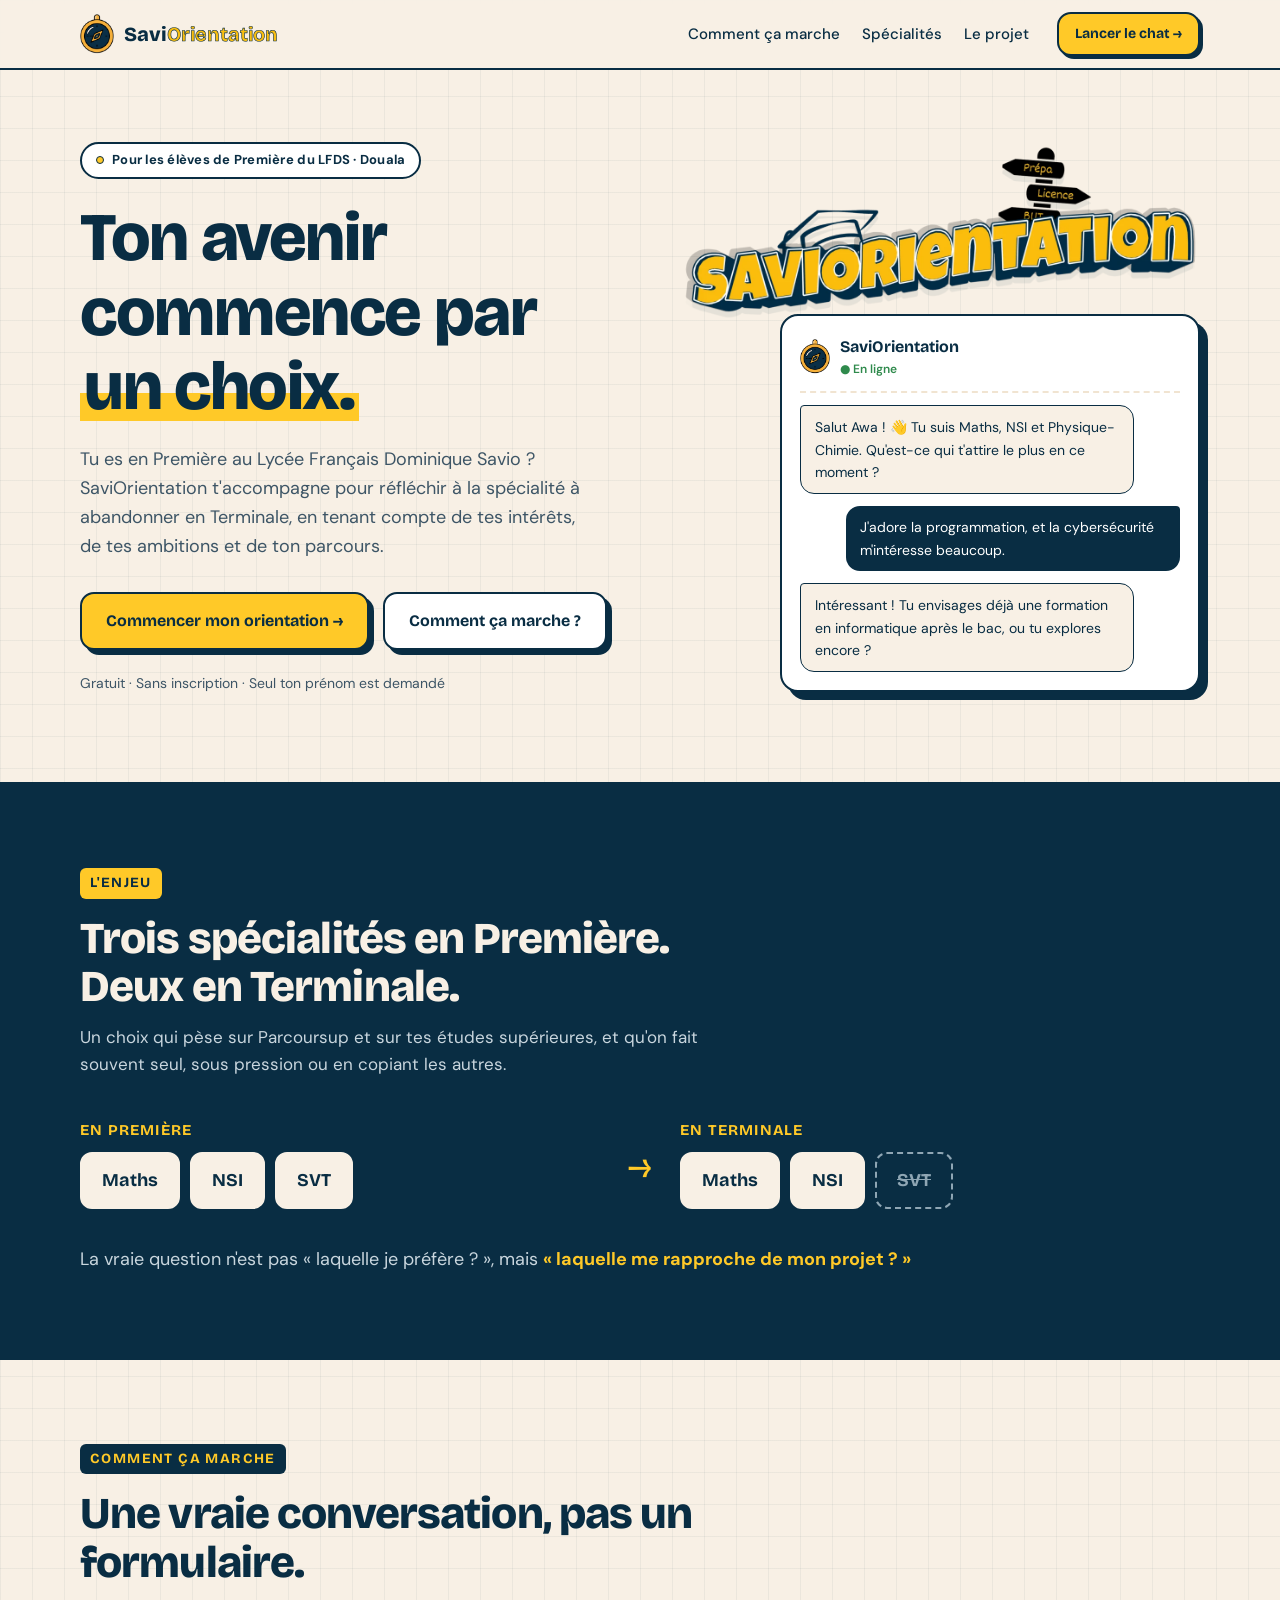
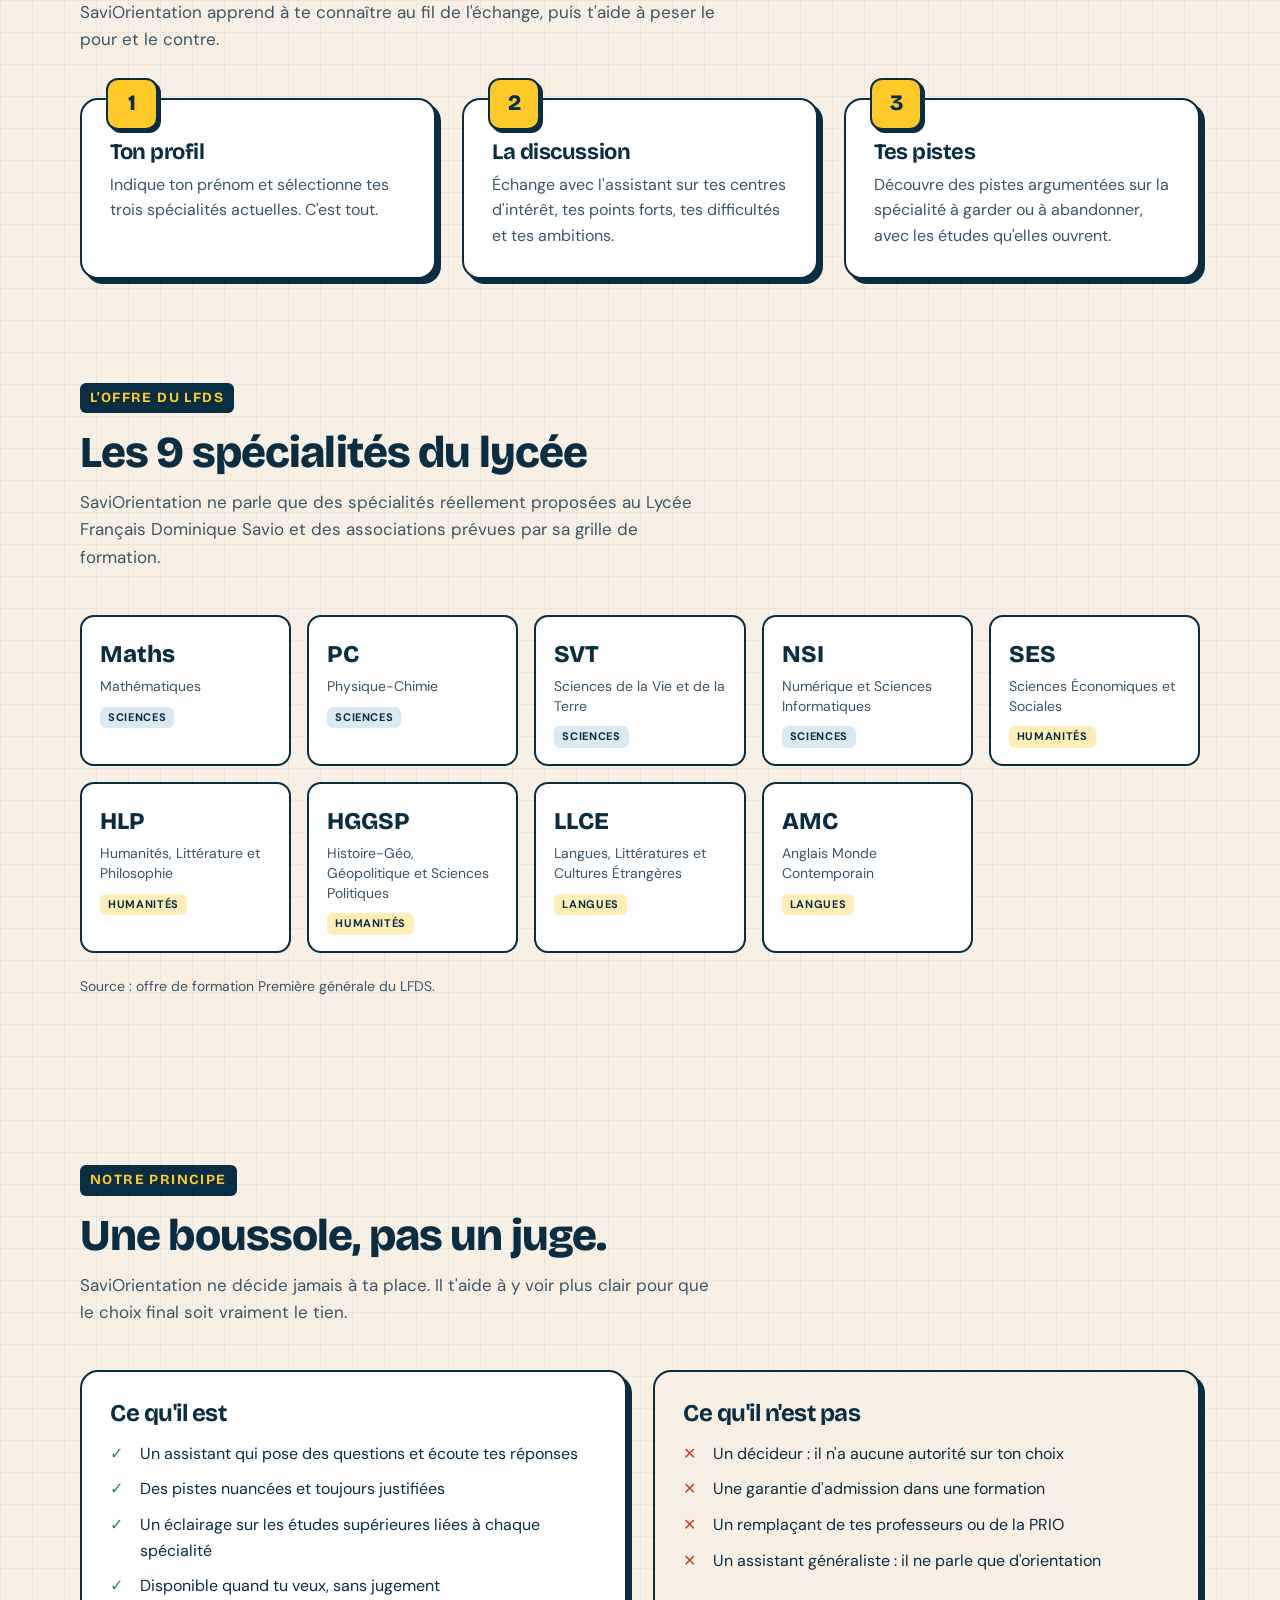
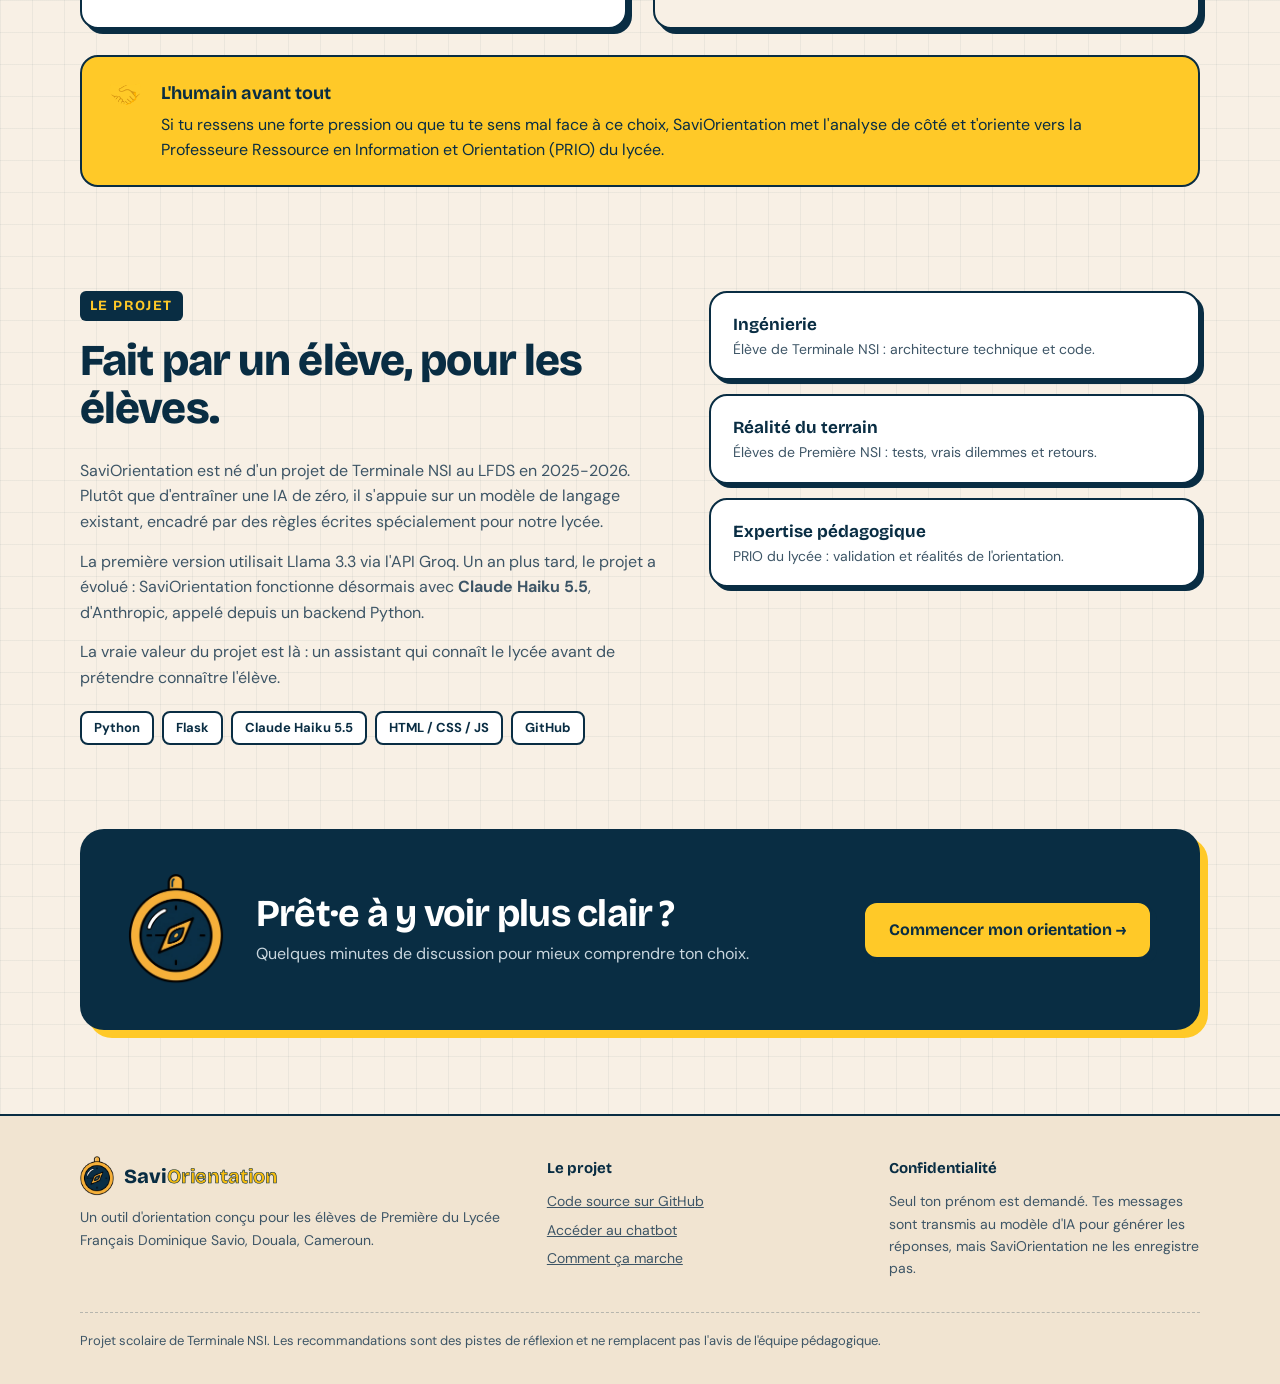
<file: index.html>
<!DOCTYPE html>
<html lang="fr">
<head>
<meta charset="UTF-8">
<meta name="viewport" content="width=device-width, initial-scale=1.0">
<title>SaviOrientation · Choisis ta spécialité à abandonner en Terminale</title>
<meta name="description" content="SaviOrientation aide les élèves de Première du Lycée Français Dominique Savio (Douala) à réfléchir à la spécialité à abandonner en Terminale.">
<meta name="theme-color" content="#092D43">
<meta property="og:title" content="SaviOrientation">
<meta property="og:description" content="Ton avenir commence par un choix. L'assistant d'orientation des élèves de Première du LFDS.">
<meta property="og:image" content="assets/plaquette.webp">
<link rel="icon" type="image/svg+xml" href="assets/favicon.svg">
<link rel="preconnect" href="https://fonts.googleapis.com">
<link rel="preconnect" href="https://fonts.gstatic.com" crossorigin>
<link href="https://fonts.googleapis.com/css2?family=Bricolage+Grotesque:opsz,wght@12..96,600;12..96,700;12..96,800&family=DM+Sans:wght@400;500;700&display=swap" rel="stylesheet">
<link rel="stylesheet" href="assets/style.css">
</head>
<body>

<!-- NAVIGATION -->
<nav class="nav">
  <div class="container nav-inner">
    <a href="#" class="brand" aria-label="SaviOrientation, accueil">
      <img src="assets/boussole.webp" alt="" width="34" height="40">
      <span>Savi<b>Orientation</b></span>
    </a>
    <ul class="nav-links">
      <li><a href="#comment">Comment ça marche</a></li>
      <li><a href="#specialites">Spécialités</a></li>
      <li><a href="#projet">Le projet</a></li>
    </ul>
    <a href="chat.html" class="btn btn-sm">Lancer le chat →</a>
  </div>
</nav>

<!-- HERO -->
<header class="hero">
  <div class="container hero-grid">
    <div>
      <span class="badge"><span class="dot"></span>Pour les élèves de Première du LFDS · Douala</span>
      <h1>Ton avenir commence par <span class="hl">un choix.</span></h1>
      <p class="lead">
        Tu es en Première au Lycée Français Dominique Savio ? SaviOrientation t'accompagne pour réfléchir
        à la spécialité à abandonner en Terminale, en tenant compte de tes intérêts, de tes ambitions et de ton parcours.
      </p>
      <div class="hero-cta">
        <a href="chat.html" class="btn">Commencer mon orientation →</a>
        <a href="#comment" class="btn btn-ghost">Comment ça marche ?</a>
      </div>
      <p class="hero-note">Gratuit · Sans inscription · Seul ton prénom est demandé</p>
    </div>

    <div class="hero-visual">
      <img class="hero-logo" src="assets/logo.webp" alt="Logo SaviOrientation : le nom en lettres jaunes, une toque et des panneaux Prépa, Licence, BUT">
      <div class="chat-preview" aria-hidden="true">
        <div class="cp-head">
          <img src="assets/boussole.webp" alt="">
          <div><strong>SaviOrientation</strong><small>● En ligne</small></div>
        </div>
        <div class="cp-msg bot">Salut Awa ! 👋 Tu suis Maths, NSI et Physique-Chimie. Qu'est-ce qui t'attire le plus en ce moment ?</div>
        <div class="cp-msg user">J'adore la programmation, et la cybersécurité m'intéresse beaucoup.</div>
        <div class="cp-msg bot">Intéressant ! Tu envisages déjà une formation en informatique après le bac, ou tu explores encore ?</div>
      </div>
    </div>
  </div>
</header>

<!-- LE CHOIX -->
<section class="choice">
  <div class="container">
    <div class="section-head reveal">
      <span class="kicker">L'enjeu</span>
      <h2>Trois spécialités en Première. Deux en Terminale.</h2>
      <p>Un choix qui pèse sur Parcoursup et sur tes études supérieures, et qu'on fait souvent seul, sous pression ou en copiant les autres.</p>
    </div>
    <div class="funnel reveal">
      <div class="funnel-col">
        <h3>En Première</h3>
        <div class="chips"><span class="chip-lg">Maths</span><span class="chip-lg">NSI</span><span class="chip-lg">SVT</span></div>
      </div>
      <div class="funnel-arrow">→</div>
      <div class="funnel-col">
        <h3>En Terminale</h3>
        <div class="chips"><span class="chip-lg">Maths</span><span class="chip-lg">NSI</span><span class="chip-lg drop">SVT</span></div>
      </div>
    </div>
    <p class="funnel-q reveal">La vraie question n'est pas « laquelle je préfère ? », mais <strong>« laquelle me rapproche de mon projet ? »</strong></p>
  </div>
</section>

<!-- COMMENT ÇA MARCHE -->
<section id="comment">
  <div class="container">
    <div class="section-head reveal">
      <span class="kicker">Comment ça marche</span>
      <h2>Une vraie conversation, pas un formulaire.</h2>
      <p>SaviOrientation apprend à te connaître au fil de l'échange, puis t'aide à peser le pour et le contre.</p>
    </div>
    <div class="steps">
      <div class="card step reveal">
        <h3>Ton profil</h3>
        <p>Indique ton prénom et sélectionne tes trois spécialités actuelles. C'est tout.</p>
      </div>
      <div class="card step reveal">
        <h3>La discussion</h3>
        <p>Échange avec l'assistant sur tes centres d'intérêt, tes points forts, tes difficultés et tes ambitions.</p>
      </div>
      <div class="card step reveal">
        <h3>Tes pistes</h3>
        <p>Découvre des pistes argumentées sur la spécialité à garder ou à abandonner, avec les études qu'elles ouvrent.</p>
      </div>
    </div>
  </div>
</section>

<!-- SPÉCIALITÉS -->
<section id="specialites" style="padding-top:20px">
  <div class="container">
    <div class="section-head reveal">
      <span class="kicker">L'offre du LFDS</span>
      <h2>Les 9 spécialités du lycée</h2>
      <p>SaviOrientation ne parle que des spécialités réellement proposées au Lycée Français Dominique Savio et des associations prévues par sa grille de formation.</p>
    </div>
    <div class="specs">
      <div class="spec reveal"><div class="abbr">Maths</div><div class="full">Mathématiques</div><span class="tag sci">Sciences</span></div>
      <div class="spec reveal"><div class="abbr">PC</div><div class="full">Physique-Chimie</div><span class="tag sci">Sciences</span></div>
      <div class="spec reveal"><div class="abbr">SVT</div><div class="full">Sciences de la Vie et de la Terre</div><span class="tag sci">Sciences</span></div>
      <div class="spec reveal"><div class="abbr">NSI</div><div class="full">Numérique et Sciences Informatiques</div><span class="tag sci">Sciences</span></div>
      <div class="spec reveal"><div class="abbr">SES</div><div class="full">Sciences Économiques et Sociales</div><span class="tag hum">Humanités</span></div>
      <div class="spec reveal"><div class="abbr">HLP</div><div class="full">Humanités, Littérature et Philosophie</div><span class="tag hum">Humanités</span></div>
      <div class="spec reveal"><div class="abbr">HGGSP</div><div class="full">Histoire-Géo, Géopolitique et Sciences Politiques</div><span class="tag hum">Humanités</span></div>
      <div class="spec reveal"><div class="abbr">LLCE</div><div class="full">Langues, Littératures et Cultures Étrangères</div><span class="tag hum">Langues</span></div>
      <div class="spec reveal"><div class="abbr">AMC</div><div class="full">Anglais Monde Contemporain</div><span class="tag hum">Langues</span></div>
    </div>
    <p class="specs-note">Source : offre de formation Première générale du LFDS.</p>
  </div>
</section>

<!-- BOUSSOLE, PAS JUGE -->
<section>
  <div class="container">
    <div class="section-head reveal">
      <span class="kicker">Notre principe</span>
      <h2>Une boussole, pas un juge.</h2>
      <p>SaviOrientation ne décide jamais à ta place. Il t'aide à y voir plus clair pour que le choix final soit vraiment le tien.</p>
    </div>
    <div class="compare">
      <div class="card yes reveal">
        <h3>Ce qu'il est</h3>
        <ul>
          <li>Un assistant qui pose des questions et écoute tes réponses</li>
          <li>Des pistes nuancées et toujours justifiées</li>
          <li>Un éclairage sur les études supérieures liées à chaque spécialité</li>
          <li>Disponible quand tu veux, sans jugement</li>
        </ul>
      </div>
      <div class="card no reveal">
        <h3>Ce qu'il n'est pas</h3>
        <ul>
          <li>Un décideur : il n'a aucune autorité sur ton choix</li>
          <li>Une garantie d'admission dans une formation</li>
          <li>Un remplaçant de tes professeurs ou de la PRIO</li>
          <li>Un assistant généraliste : il ne parle que d'orientation</li>
        </ul>
      </div>
    </div>
    <div class="safety reveal">
      <div class="ico">🤝</div>
      <div>
        <strong>L'humain avant tout</strong>
        Si tu ressens une forte pression ou que tu te sens mal face à ce choix, SaviOrientation met l'analyse de côté
        et t'oriente vers la Professeure Ressource en Information et Orientation (PRIO) du lycée.
      </div>
    </div>
  </div>
</section>

<!-- LE PROJET -->
<section id="projet" style="padding-top:20px">
  <div class="container project-grid">
    <div class="reveal">
      <div class="section-head" style="margin-bottom:24px">
        <span class="kicker">Le projet</span>
        <h2>Fait par un élève, pour les élèves.</h2>
      </div>
      <p>
        SaviOrientation est né d'un projet de Terminale NSI au LFDS en 2025-2026. Plutôt que d'entraîner une IA de zéro,
        il s'appuie sur un modèle de langage existant, encadré par des règles écrites spécialement pour notre lycée.
      </p>
      <p>
        La première version utilisait Llama 3.3 via l'API Groq. Un an plus tard, le projet a évolué :
        SaviOrientation fonctionne désormais avec <strong>Claude Haiku 5.5</strong>, d'Anthropic, appelé depuis un backend Python.
      </p>
      <p>
        La vraie valeur du projet est là : un assistant qui connaît le lycée avant de prétendre connaître l'élève.
      </p>
      <div class="stack">
        <span>Python</span><span>Flask</span><span>Claude Haiku 5.5</span><span>HTML / CSS / JS</span><span>GitHub</span>
      </div>
    </div>
    <div class="team">
      <div class="card reveal"><strong>Ingénierie</strong><span>Élève de Terminale NSI : architecture technique et code.</span></div>
      <div class="card reveal"><strong>Réalité du terrain</strong><span>Élèves de Première NSI : tests, vrais dilemmes et retours.</span></div>
      <div class="card reveal"><strong>Expertise pédagogique</strong><span>PRIO du lycée : validation et réalités de l'orientation.</span></div>
    </div>
  </div>
</section>

<!-- CTA -->
<div class="cta-band">
  <div class="container">
    <div class="cta-box reveal">
      <img src="assets/boussole.webp" alt="">
      <div>
        <h2>Prêt·e à y voir plus clair ?</h2>
        <p>Quelques minutes de discussion pour mieux comprendre ton choix.</p>
      </div>
      <a href="chat.html" class="btn">Commencer mon orientation →</a>
    </div>
  </div>
</div>

<!-- FOOTER -->
<footer>
  <div class="container">
    <div class="footer-grid">
      <div>
        <a href="#" class="brand" style="margin-bottom:10px">
          <img src="assets/boussole.webp" alt="" width="28">
          <span>Savi<b>Orientation</b></span>
        </a>
        <p>Un outil d'orientation conçu pour les élèves de Première du Lycée Français Dominique Savio, Douala, Cameroun.</p>
      </div>
      <div>
        <h4>Le projet</h4>
        <ul>
          <li><a href="https://github.com/yohann-evans/SaviOrientation" target="_blank" rel="noopener">Code source sur GitHub</a></li>
          <li><a href="chat.html">Accéder au chatbot</a></li>
          <li><a href="#comment">Comment ça marche</a></li>
        </ul>
      </div>
      <div>
        <h4>Confidentialité</h4>
        <p>Seul ton prénom est demandé. Tes messages sont transmis au modèle d'IA pour générer les réponses, mais SaviOrientation ne les enregistre pas.</p>
      </div>
    </div>
    <div class="footer-bottom">
      Projet scolaire de Terminale NSI. Les recommandations sont des pistes de réflexion et ne remplacent pas l'avis de l'équipe pédagogique.
    </div>
  </div>
</footer>

<script>
  // Apparition douce des blocs au défilement
  const io = new IntersectionObserver(entries => {
    entries.forEach(e => { if (e.isIntersecting) { e.target.classList.add("in"); io.unobserve(e.target); } });
  }, { threshold: 0.12 });
  document.querySelectorAll(".reveal").forEach(el => io.observe(el));
</script>
</body>
</html>
</file>
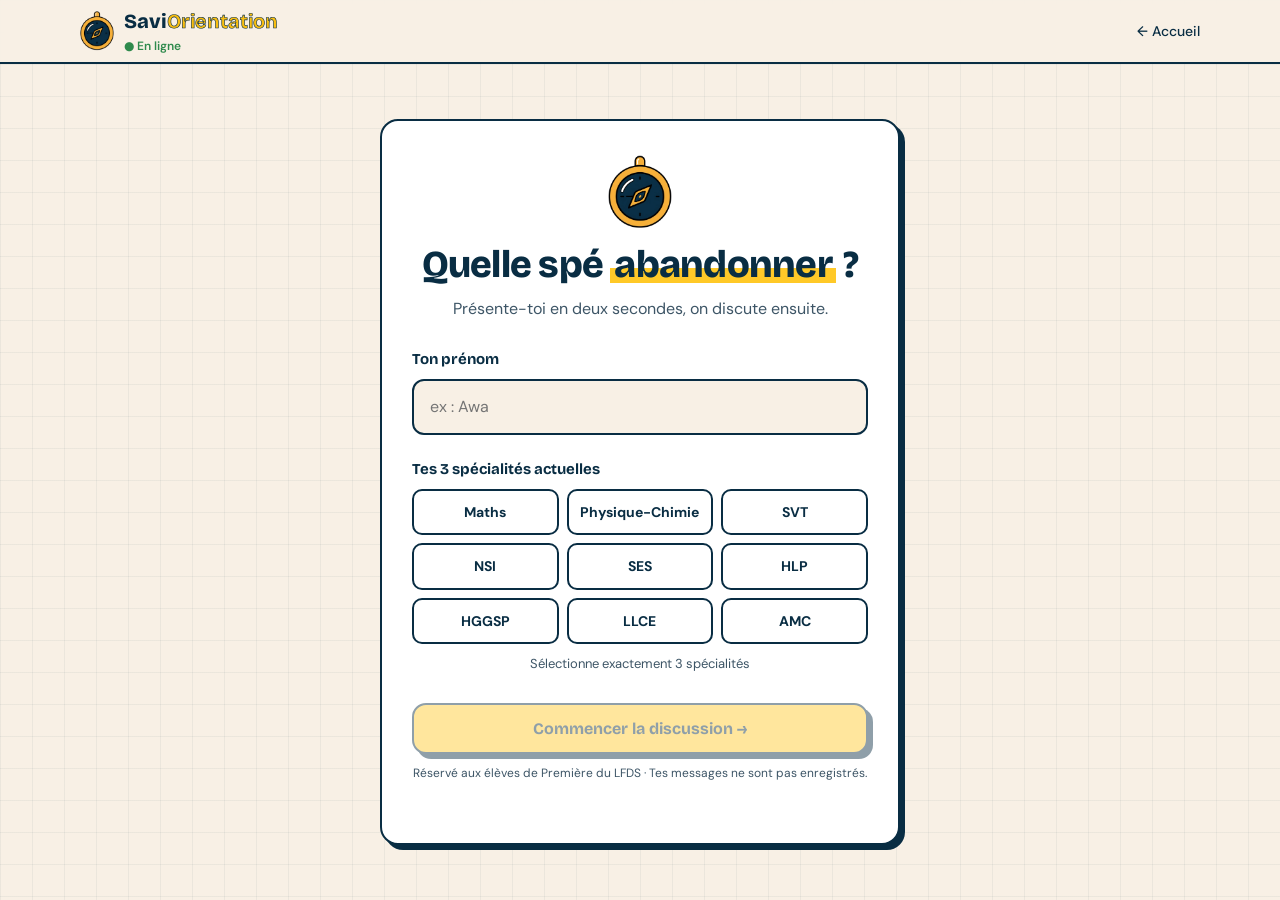
<file: chat.html>
<!DOCTYPE html>
<html lang="fr">
<head>
<meta charset="UTF-8">
<meta name="viewport" content="width=device-width, initial-scale=1.0, viewport-fit=cover">
<title>SaviOrientation · Assistant d'orientation</title>
<meta name="theme-color" content="#092D43">
<link rel="icon" type="image/svg+xml" href="assets/favicon.svg">
<link rel="preconnect" href="https://fonts.googleapis.com">
<link rel="preconnect" href="https://fonts.gstatic.com" crossorigin>
<link href="https://fonts.googleapis.com/css2?family=Bricolage+Grotesque:opsz,wght@12..96,600;12..96,700;12..96,800&family=DM+Sans:wght@400;500;700&display=swap" rel="stylesheet">
<link rel="stylesheet" href="assets/style.css">
<style>
  body { height: 100dvh; display: flex; flex-direction: column; overflow: hidden; }
  .nav { position: static; flex-shrink: 0; }
  .nav-inner { height: 62px; gap: 14px; }
  .status { font-size: 12px; font-weight: 600; color: #2f8a4c; }
  .profile { display: none; gap: 6px; flex-wrap: wrap; justify-content: flex-end; }
  .profile span { font-size: 12px; font-weight: 700; padding: 3px 10px; border: 2px solid var(--navy); border-radius: 999px; background: var(--white); }
  .nav .back { font-size: 14px; font-weight: 500; text-decoration: none; white-space: nowrap; }
  .nav .back:hover { text-decoration: underline; }
  button.back { background: none; border: none; font: inherit; font-size: 14px; font-weight: 500; color: inherit; cursor: pointer; }
  @media (max-width: 600px) { .profile, .hide-sm { display: none !important; } button.back { font-size: 20px; } .brand span { font-size: 17px; } }

  /* Onboarding */
  #onboarding { flex: 1; overflow-y: auto; display: grid; place-items: center; padding: 32px 18px; }
  .ob-card { width: min(520px, 100%); padding: 34px 30px; }
  .ob-card .compass { width: 64px; margin: 0 auto 14px; }
  .ob-card h1 { font-size: clamp(28px, 6vw, 38px); text-align: center; font-weight: 800; }
  .ob-card h1 .hl { background: linear-gradient(transparent 58%, var(--yellow) 58% 92%, transparent 92%); padding: 0 4px; }
  .ob-card > p { text-align: center; color: var(--ink-soft); margin: 10px 0 26px; }
  .field { margin-bottom: 22px; }
  .field label { display: block; font-family: var(--font-title); font-weight: 700; font-size: 15px; margin-bottom: 8px; }
  .field input {
    width: 100%; padding: 13px 16px; font: inherit; font-size: 16px; color: var(--navy);
    background: var(--cream); border: 2px solid var(--navy); border-radius: 12px; outline: none;
  }
  .field input:focus { background: var(--white); box-shadow: 3px 3px 0 var(--yellow); }
  .spec-grid { display: grid; grid-template-columns: repeat(3, 1fr); gap: 8px; }
  .spec-chip {
    padding: 10px 6px; font: inherit; font-size: 14px; font-weight: 700; color: var(--navy);
    background: var(--white); border: 2px solid var(--navy); border-radius: 10px; cursor: pointer;
    transition: transform .1s, background .15s, box-shadow .1s;
  }
  .spec-chip:hover { background: #fffaf0; }
  .spec-chip[aria-pressed="true"] { background: var(--yellow); box-shadow: 3px 3px 0 var(--navy); transform: translate(-1px,-1px); }
  .spec-chip:disabled { opacity: .4; cursor: not-allowed; }
  .spec-hint { font-size: 13px; color: var(--ink-soft); margin-top: 10px; text-align: center; }
  #btn-start { width: 100%; justify-content: center; margin-top: 6px; }
  .ob-foot { font-size: 12px; color: var(--ink-soft); text-align: center; margin-top: 18px; }

  /* Chat */
  #chat-screen { flex: 1; display: none; flex-direction: column; min-height: 0; }
  #messages { flex: 1; overflow-y: auto; padding: 26px 16px; display: flex; flex-direction: column; gap: 14px; }
  .row { display: flex; gap: 10px; width: 100%; max-width: 760px; margin: 0 auto; animation: pop .25s ease; }
  .row.user { flex-direction: row-reverse; }
  @keyframes pop { from { opacity: 0; transform: translateY(6px); } to { opacity: 1; transform: none; } }
  .avatar { width: 36px; height: 36px; flex-shrink: 0; display: grid; place-items: center; }
  .avatar img { width: 32px; }
  .avatar.user {
    border-radius: 50%; background: var(--yellow); border: 2px solid var(--navy);
    font-family: var(--font-title); font-weight: 800;
  }
  .bubble { padding: 12px 16px; border-radius: 16px; font-size: 15px; line-height: 1.6; max-width: min(560px, 82%); border: 2px solid var(--navy); overflow-wrap: anywhere; }
  .bubble.bot { background: var(--white); border-top-left-radius: 4px; box-shadow: 3px 3px 0 var(--navy); }
  .bubble.user { background: var(--navy); color: var(--white); border-top-right-radius: 4px; }
  .bubble.error { background: #fde8e4; }
  .bubble p + p { margin-top: 8px; }
  .dots { display: flex; gap: 5px; padding: 6px 2px; }
  .dots span { width: 7px; height: 7px; border-radius: 50%; background: var(--navy); animation: dot 1.2s infinite ease-in-out; }
  .dots span:nth-child(2) { animation-delay: .2s; } .dots span:nth-child(3) { animation-delay: .4s; }
  @keyframes dot { 0%,80%,100% { opacity: .25; transform: scale(.8); } 40% { opacity: 1; transform: scale(1); } }

  .input-bar { flex-shrink: 0; padding: 12px 16px calc(14px + env(safe-area-inset-bottom)); border-top: 2px solid var(--navy); background: var(--cream-2); }
  .input-wrap {
    max-width: 760px; margin: 0 auto; display: flex; gap: 10px; align-items: flex-end;
    background: var(--white); border: 2px solid var(--navy); border-radius: 16px; padding: 8px 8px 8px 16px;
    box-shadow: 3px 3px 0 var(--navy);
  }
  #user-input { flex: 1; border: none; outline: none; resize: none; font: inherit; font-size: 15px; color: var(--navy); background: transparent; max-height: 140px; padding: 7px 0; line-height: 1.5; }
  #send-btn {
    width: 42px; height: 42px; flex-shrink: 0; display: grid; place-items: center; cursor: pointer;
    background: var(--yellow); border: 2px solid var(--navy); border-radius: 12px;
  }
  #send-btn:disabled { opacity: .4; cursor: not-allowed; }
  #send-btn svg { width: 18px; fill: var(--navy); }
  .input-hint { max-width: 760px; margin: 8px auto 0; text-align: center; font-size: 11.5px; color: var(--ink-soft); }
</style>
</head>
<body>

<nav class="nav">
  <div class="container nav-inner">
    <a href="index.html" class="brand" aria-label="Retour à l'accueil">
      <img src="assets/boussole.webp" alt="" width="30">
      <div>
        <span>Savi<b>Orientation</b></span>
        <div class="status">● En ligne</div>
      </div>
    </a>
    <div style="flex:1"></div>
    <div class="profile" id="profile"></div>
    <button type="button" class="back" id="new-chat" style="display:none">↺<span class="hide-sm"> Nouvelle conversation</span></button>
    <a href="index.html" class="back">← Accueil</a>
  </div>
</nav>

<!-- ONBOARDING -->
<main id="onboarding">
  <div class="card ob-card">
    <img class="compass" src="assets/boussole.webp" alt="">
    <h1>Quelle spé <span class="hl">abandonner</span> ?</h1>
    <p>Présente-toi en deux secondes, on discute ensuite.</p>

    <form id="ob-form" autocomplete="off">
      <div class="field">
        <label for="prenom-input">Ton prénom</label>
        <input type="text" id="prenom-input" placeholder="ex : Awa" maxlength="30" required>
      </div>
      <div class="field">
        <label id="spec-label">Tes 3 spécialités actuelles</label>
        <div class="spec-grid" id="spec-grid" role="group" aria-labelledby="spec-label"></div>
        <p class="spec-hint" id="spec-hint" aria-live="polite">Sélectionne exactement 3 spécialités</p>
      </div>
      <button type="submit" class="btn" id="btn-start" disabled>Commencer la discussion →</button>
    </form>
    <p class="ob-foot">Réservé aux élèves de Première du LFDS · Tes messages ne sont pas enregistrés.</p>
  </div>
</main>

<!-- CHAT -->
<div id="chat-screen">
  <div id="messages" aria-live="polite"></div>
  <div class="input-bar">
    <form class="input-wrap" id="chat-form">
      <textarea id="user-input" rows="1" placeholder="Réponds à SaviOrientation…" aria-label="Ton message" maxlength="1500"></textarea>
      <button type="submit" id="send-btn" title="Envoyer" aria-label="Envoyer">
        <svg viewBox="0 0 24 24"><path d="M2.01 21L23 12 2.01 3 2 10l15 2-15 2z"/></svg>
      </button>
    </form>
    <p class="input-hint">Entrée pour envoyer · Maj+Entrée pour aller à la ligne · Les réponses sont des pistes, pas des décisions.</p>
  </div>
</div>

<script src="assets/chat.js"></script>
</body>
</html>
</file>
<file: assets/style.css>
/* ==========================================================
   SaviOrientation — identité visuelle
   Bleu marine #092D43 · Jaune #FFC928 · Crème #F8F0E5 · Blanc
   ========================================================== */
:root {
  --navy: #092D43;
  --navy-2: #12405c;
  --yellow: #FFC928;
  --yellow-2: #F8BE10;
  --cream: #F8F0E5;
  --cream-2: #F1E4D1;
  --white: #FFFFFF;
  --ink-soft: #3d5566;
  --radius: 18px;
  --shadow: 5px 5px 0 var(--navy);
  --shadow-lg: 8px 8px 0 var(--navy);
  --font-title: 'Bricolage Grotesque', system-ui, sans-serif;
  --font-body: 'DM Sans', system-ui, sans-serif;
}

* { box-sizing: border-box; margin: 0; padding: 0; }
html { scroll-behavior: smooth; }

body {
  font-family: var(--font-body);
  color: var(--navy);
  background-color: var(--cream);
  background-image:
    linear-gradient(rgba(9,45,67,.05) 1px, transparent 1px),
    linear-gradient(90deg, rgba(9,45,67,.05) 1px, transparent 1px);
  background-size: 32px 32px;
  line-height: 1.6;
  -webkit-font-smoothing: antialiased;
}

img { max-width: 100%; display: block; }
a { color: inherit; }

.container { width: min(1120px, 100% - 40px); margin-inline: auto; }

h1, h2, h3 { font-family: var(--font-title); line-height: 1.1; letter-spacing: -0.02em; }

/* ---------- Boutons ---------- */
.btn {
  display: inline-flex; align-items: center; gap: 10px;
  padding: 14px 24px;
  font-family: var(--font-title); font-weight: 700; font-size: 16px;
  text-decoration: none; color: var(--navy);
  background: var(--yellow);
  border: 2.5px solid var(--navy); border-radius: 14px;
  box-shadow: var(--shadow);
  cursor: pointer;
  transition: transform .12s ease, box-shadow .12s ease, background .2s;
}
.btn:hover { transform: translate(-2px,-2px); box-shadow: 7px 7px 0 var(--navy); }
.btn:active { transform: translate(3px,3px); box-shadow: 2px 2px 0 var(--navy); }
.btn:disabled { opacity: .45; cursor: not-allowed; transform: none; box-shadow: var(--shadow); }
.btn-ghost { background: var(--white); }
.btn-sm { white-space: nowrap; padding: 9px 16px; font-size: 14px; border-width: 2px; box-shadow: 3px 3px 0 var(--navy); }
.btn-sm:hover { box-shadow: 5px 5px 0 var(--navy); }

/* ---------- Navigation ---------- */
.nav {
  position: sticky; top: 0; z-index: 50;
  background: rgba(248,240,229,.92);
  backdrop-filter: blur(6px);
  border-bottom: 2px solid var(--navy);
}
.nav-inner { display: flex; align-items: center; gap: 28px; height: 68px; }
.brand { display: flex; align-items: center; gap: 10px; text-decoration: none; }
.brand img { width: 34px; height: auto; }
.brand span { font-family: var(--font-title); font-weight: 800; font-size: 20px; }
.brand span b { color: var(--yellow-2); -webkit-text-stroke: .6px var(--navy); }
.nav-links { display: flex; gap: 22px; margin-left: auto; list-style: none; }
.nav-links a { text-decoration: none; font-weight: 500; font-size: 15px; }
.nav-links a:hover { text-decoration: underline; text-decoration-color: var(--yellow); text-decoration-thickness: 3px; text-underline-offset: 5px; }
@media (max-width: 760px) { .nav-links { display: none; } .nav .btn { margin-left: auto; } }
@media (max-width: 420px) { .brand span { font-size: 17px; } .nav-inner { gap: 12px; } }

/* ---------- Badges ---------- */
.badge {
  display: inline-flex; align-items: center; gap: 8px;
  padding: 6px 14px;
  font-size: 13px; font-weight: 700; letter-spacing: .02em;
  background: var(--white);
  border: 2px solid var(--navy); border-radius: 999px;
}
.badge .dot { width: 8px; height: 8px; border-radius: 50%; background: var(--yellow); border: 1.5px solid var(--navy); }

/* ---------- Hero ---------- */
.hero { padding: 72px 0 88px; }
.hero-grid { display: grid; grid-template-columns: 1.05fr 1fr; gap: 56px; align-items: center; }
.hero h1 { font-size: clamp(40px, 6vw, 68px); font-weight: 800; margin: 22px 0 20px; }
.hero h1 .hl {
  background: linear-gradient(transparent 58%, var(--yellow) 58% 92%, transparent 92%);
  padding: 0 4px;
}
.hero p.lead { font-size: 18px; color: var(--ink-soft); max-width: 520px; }
.hero-cta { display: flex; flex-wrap: wrap; gap: 14px; margin-top: 32px; }
.hero-note { margin-top: 22px; font-size: 14px; color: var(--ink-soft); }

.hero-visual { position: relative; }
.hero-logo { width: 100%; filter: drop-shadow(0 6px 0 rgba(9,45,67,.08)); }
.chat-preview {
  margin: -6px 0 0 auto; width: min(420px, 100%);
  background: var(--white);
  border: 2.5px solid var(--navy); border-radius: var(--radius);
  box-shadow: var(--shadow-lg);
  padding: 18px;
  display: flex; flex-direction: column; gap: 12px;
}
.chat-preview .cp-head { display: flex; align-items: center; gap: 10px; padding-bottom: 12px; border-bottom: 2px dashed var(--cream-2); }
.chat-preview .cp-head img { width: 30px; }
.chat-preview .cp-head strong { font-family: var(--font-title); }
.chat-preview .cp-head small { display: block; font-size: 12px; color: #2f8a4c; font-weight: 600; }
.cp-msg { font-size: 14px; padding: 10px 14px; border-radius: 14px; max-width: 88%; }
.cp-msg.bot { background: var(--cream); border: 1.5px solid var(--navy); border-top-left-radius: 4px; }
.cp-msg.user { background: var(--navy); color: var(--white); align-self: flex-end; border-top-right-radius: 4px; }
@media (max-width: 900px) {
  .hero { padding: 44px 0 64px; }
  .hero-grid { grid-template-columns: 1fr; gap: 36px; }
  .chat-preview { margin: 0 auto; }
}

/* ---------- Sections ---------- */
section { padding: 84px 0; }
.section-head { max-width: 640px; margin-bottom: 44px; }
.section-head .kicker {
  display: inline-block; font-family: var(--font-title); font-weight: 700; font-size: 14px;
  text-transform: uppercase; letter-spacing: .1em;
  background: var(--navy); color: var(--yellow); padding: 4px 10px; border-radius: 6px;
}
.section-head h2 { font-size: clamp(30px, 4vw, 44px); font-weight: 800; margin: 16px 0 12px; }
.section-head p { color: var(--ink-soft); font-size: 17px; }

.card {
  background: var(--white);
  border: 2.5px solid var(--navy); border-radius: var(--radius);
  box-shadow: var(--shadow);
  padding: 28px;
}

/* Le choix : 3 → 2 */
.choice { background: var(--navy); color: var(--cream); border-block: 2px solid var(--navy); }
.choice .section-head p { color: #c9d6de; }
.choice .section-head .kicker { background: var(--yellow); color: var(--navy); }
.funnel { display: grid; grid-template-columns: 1fr auto 1fr; gap: 28px; align-items: center; }
.funnel-col h3 { font-size: 15px; text-transform: uppercase; letter-spacing: .08em; color: var(--yellow); margin-bottom: 14px; }
.chips { display: flex; flex-wrap: wrap; gap: 10px; }
.chip-lg {
  font-family: var(--font-title); font-weight: 700; font-size: 18px;
  padding: 12px 20px; border-radius: 12px;
  background: var(--cream); color: var(--navy); border: 2.5px solid var(--cream);
}
.chip-lg.drop { background: transparent; color: #8fa6b4; border: 2.5px dashed #8fa6b4; text-decoration: line-through; }
.funnel-arrow { font-size: 40px; color: var(--yellow); font-family: var(--font-title); }
.funnel-q { margin-top: 36px; font-size: 18px; color: #c9d6de; }
.funnel-q strong { color: var(--yellow); }
@media (max-width: 760px) { .funnel { grid-template-columns: 1fr; } .funnel-arrow { transform: rotate(90deg); justify-self: start; } }

/* Étapes */
.steps { display: grid; grid-template-columns: repeat(3, 1fr); gap: 26px; counter-reset: step; }
.step { position: relative; padding-top: 40px; }
.step::before {
  counter-increment: step; content: counter(step);
  position: absolute; top: -22px; left: 24px;
  width: 48px; height: 48px; display: grid; place-items: center;
  font-family: var(--font-title); font-weight: 800; font-size: 22px;
  background: var(--yellow); border: 2.5px solid var(--navy); border-radius: 12px;
  box-shadow: 3px 3px 0 var(--navy);
}
.step h3 { font-size: 22px; margin-bottom: 8px; }
.step p { color: var(--ink-soft); }
@media (max-width: 860px) { .steps { grid-template-columns: 1fr; gap: 40px; } }

/* Spécialités */
.specs { display: grid; grid-template-columns: repeat(auto-fill, minmax(200px, 1fr)); gap: 16px; }
.spec {
  background: var(--white); border: 2px solid var(--navy); border-radius: 14px;
  padding: 18px 18px 16px;
  transition: transform .15s, box-shadow .15s, background .15s;
}
.spec:hover { transform: translate(-2px,-2px); box-shadow: 4px 4px 0 var(--navy); background: #fffaf0; }
.spec .abbr { font-family: var(--font-title); font-weight: 800; font-size: 24px; }
.spec .full { font-size: 14px; color: var(--ink-soft); line-height: 1.4; margin-top: 4px; }
.spec .tag { display: inline-block; margin-top: 10px; font-size: 11px; font-weight: 700; text-transform: uppercase; letter-spacing: .06em; padding: 2px 8px; border-radius: 6px; }
.tag.sci { background: #dbe9f2; }
.tag.hum { background: #ffeeb8; }
.specs-note { margin-top: 22px; font-size: 14px; color: var(--ink-soft); }

/* Boussole, pas juge */
.compare { display: grid; grid-template-columns: 1fr 1fr; gap: 26px; }
.compare h3 { font-size: 24px; margin-bottom: 14px; display: flex; align-items: center; gap: 10px; }
.compare ul { list-style: none; display: grid; gap: 10px; }
.compare li { padding-left: 30px; position: relative; }
.compare li::before { position: absolute; left: 0; top: 0; font-weight: 800; font-family: var(--font-title); }
.compare .yes li::before { content: "✓"; color: #2f8a4c; }
.compare .no li::before { content: "✕"; color: #c0462f; }
.compare .no { background: var(--cream); }
.safety {
  margin-top: 26px; display: flex; gap: 18px; align-items: flex-start;
  background: var(--yellow); border: 2.5px solid var(--navy); border-radius: var(--radius); padding: 22px 26px;
}
.safety .ico { font-size: 28px; line-height: 1; }
.safety strong { font-family: var(--font-title); font-size: 18px; display: block; margin-bottom: 4px; }
@media (max-width: 760px) { .compare { grid-template-columns: 1fr; } }

/* Projet */
.project-grid { display: grid; grid-template-columns: 1.2fr 1fr; gap: 40px; align-items: start; }
.project-grid p { color: var(--ink-soft); margin-bottom: 14px; }
.team { display: grid; gap: 14px; }
.team .card { padding: 18px 22px; box-shadow: 4px 4px 0 var(--navy); }
.team strong { font-family: var(--font-title); font-size: 17px; }
.team span { display: block; font-size: 14px; color: var(--ink-soft); }
.stack { display: flex; flex-wrap: wrap; gap: 8px; margin-top: 20px; }
.stack span { font-size: 13px; font-weight: 700; padding: 5px 12px; border-radius: 8px; border: 2px solid var(--navy); background: var(--white); }
@media (max-width: 860px) { .project-grid { grid-template-columns: 1fr; } }

/* CTA final */
.cta-band { padding: 0 0 84px; }
.cta-box {
  display: flex; align-items: center; gap: 32px; flex-wrap: wrap;
  background: var(--navy); color: var(--cream);
  border-radius: 24px; padding: 44px 48px;
  box-shadow: 8px 8px 0 var(--yellow);
}
.cta-box img { width: 96px; }
.cta-box h2 { font-size: clamp(26px, 3.5vw, 38px); color: var(--white); }
.cta-box p { color: #c9d6de; margin-top: 6px; }
.cta-box .btn { margin-left: auto; }
@media (max-width: 760px) { .cta-box { padding: 32px 26px; } .cta-box .btn { margin-left: 0; } }

/* Footer */
footer { border-top: 2px solid var(--navy); background: var(--cream-2); padding: 40px 0 32px; font-size: 14px; }
.footer-grid { display: grid; grid-template-columns: 1.4fr 1fr 1fr; gap: 32px; }
footer h4 { font-family: var(--font-title); font-size: 15px; margin-bottom: 10px; }
footer p, footer li { color: var(--ink-soft); }
footer ul { list-style: none; display: grid; gap: 6px; }
.footer-bottom { margin-top: 32px; padding-top: 18px; border-top: 1.5px dashed rgba(9,45,67,.25); color: var(--ink-soft); font-size: 13px; }
@media (max-width: 760px) { .footer-grid { grid-template-columns: 1fr; } }

/* Apparition douce */
.reveal { opacity: 0; transform: translateY(18px); transition: opacity .6s ease, transform .6s ease; }
.reveal.in { opacity: 1; transform: none; }
@media (prefers-reduced-motion: reduce) {
  html { scroll-behavior: auto; }
  .reveal { opacity: 1; transform: none; transition: none; }
}
</file>
